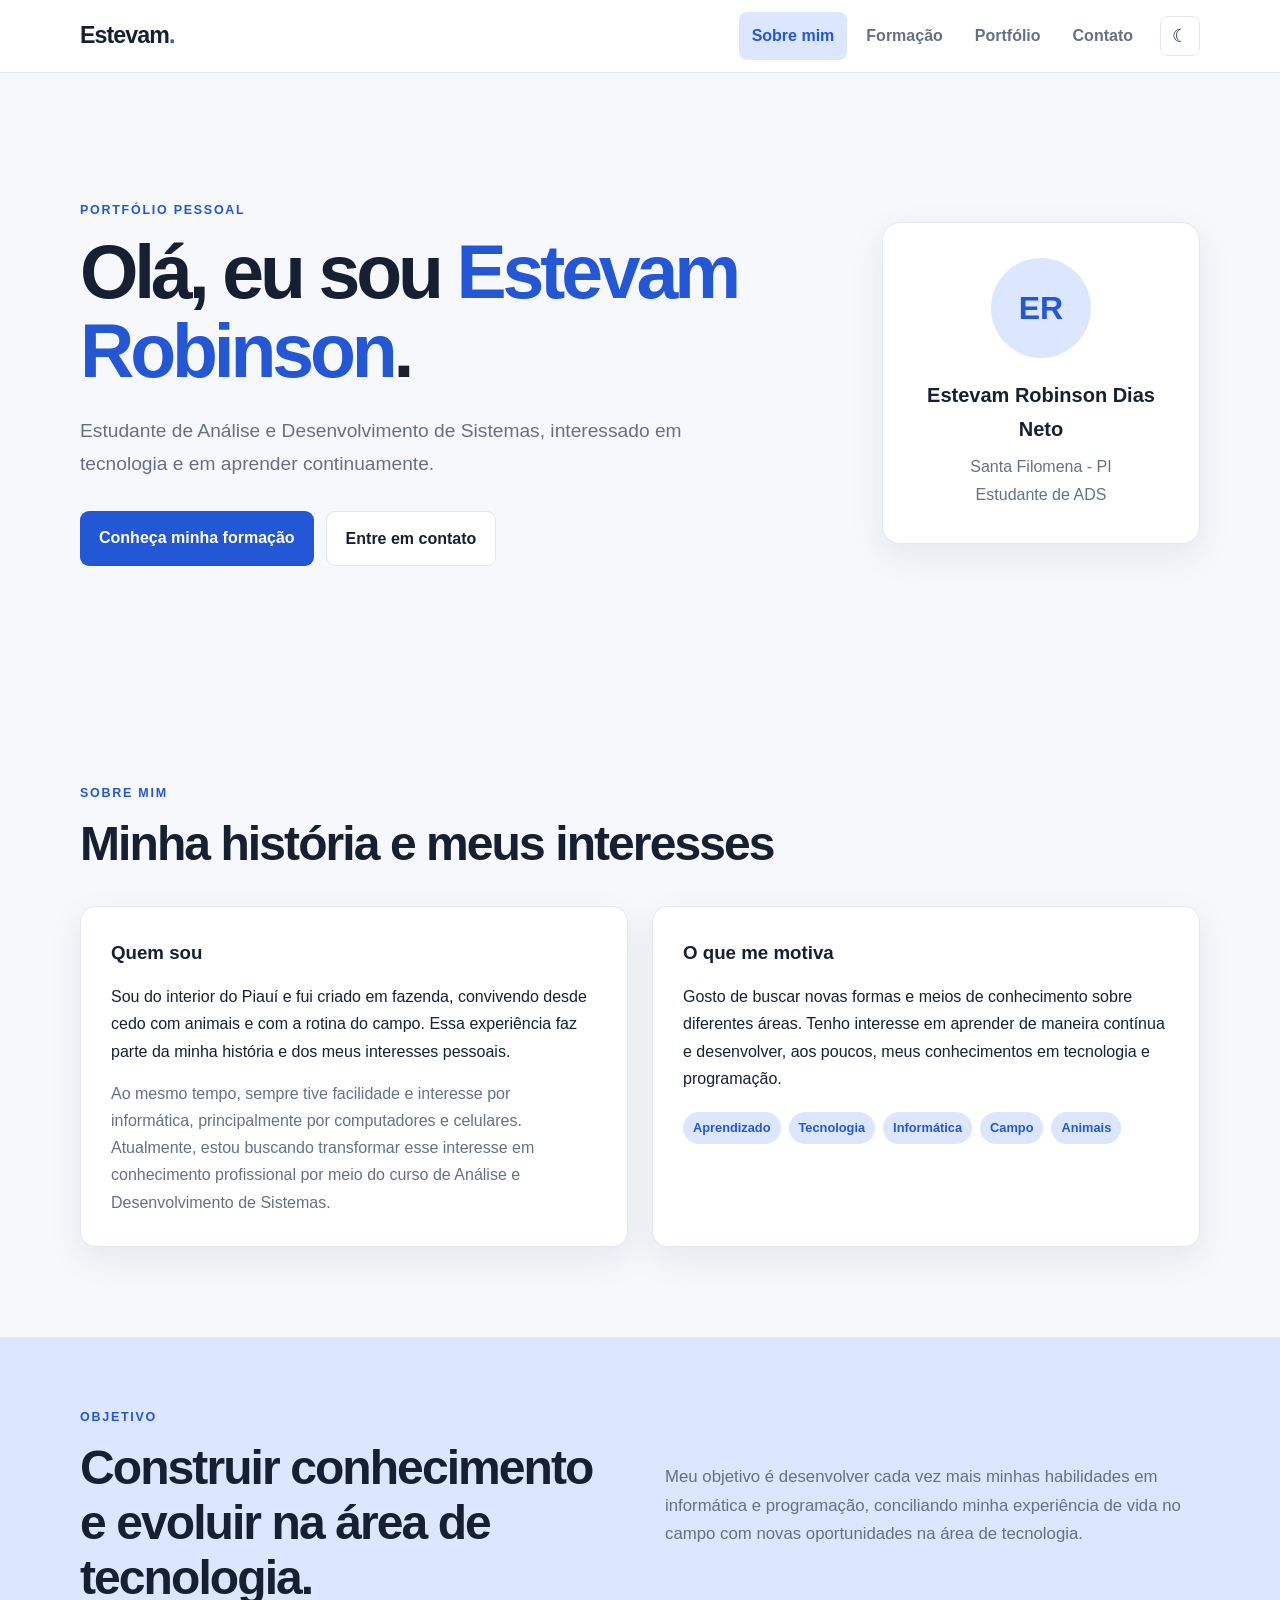
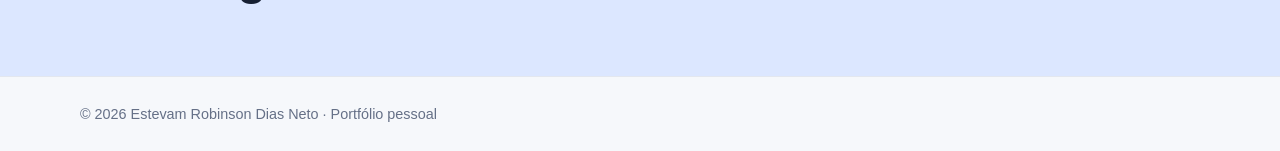
<file: index.html>
<!DOCTYPE html>
<html lang="pt-BR">
<head>
    <meta charset="UTF-8">
    <meta name="viewport" content="width=device-width, initial-scale=1.0">
    <meta name="description" content="Portfólio pessoal de Estevam Robinson Dias Neto">
    <title>Estevam Robinson | Sobre mim</title>
    <link rel="stylesheet" href="style.css">
</head>
<body>
    <!-- Cabeçalho e menu principal: o mesmo menu aparece em todas as páginas. -->
    <header class="header">
        <div class="container nav-container">
            <a class="logo" href="index.html">Estevam<span>.</span></a>
            <button class="menu-toggle" id="menuToggle" aria-label="Abrir menu">☰</button>
            <nav id="mainNav" class="nav">
                <a class="active" href="index.html">Sobre mim</a>
                <a href="formacao.html">Formação</a>
                <a href="portfolio.html">Portfólio</a>
                <a href="contato.html">Contato</a>
                <button id="themeToggle" class="theme-btn" type="button" aria-label="Alternar tema">☾</button>
            </nav>
        </div>
    </header>

    <main>
        <section class="hero container">
            <div class="hero-text">
                <p class="eyebrow">PORTFÓLIO PESSOAL</p>
                <h1>Olá, eu sou <span>Estevam Robinson</span>.</h1>
                <p class="lead">Estudante de Análise e Desenvolvimento de Sistemas, interessado em tecnologia e em aprender continuamente.</p>
                <div class="buttons">
                    <a class="btn primary" href="formacao.html">Conheça minha formação</a>
                    <a class="btn secondary" href="contato.html">Entre em contato</a>
                </div>
            </div>
            <div class="profile-card">
                <div class="profile-icon">ER</div>
                <h2>Estevam Robinson Dias Neto</h2>
                <p>Santa Filomena - PI</p>
                <p>Estudante de ADS</p>
            </div>
        </section>

        <section class="section container">
            <div class="section-title">
                <p class="eyebrow">SOBRE MIM</p>
                <h2>Minha história e meus interesses</h2>
            </div>
            <div class="content-grid">
                <article class="card">
                    <h3>Quem sou</h3>
                    <p>Sou do interior do Piauí e fui criado em fazenda, convivendo desde cedo com animais e com a rotina do campo. Essa experiência faz parte da minha história e dos meus interesses pessoais.</p>
                    <p>Ao mesmo tempo, sempre tive facilidade e interesse por informática, principalmente por computadores e celulares. Atualmente, estou buscando transformar esse interesse em conhecimento profissional por meio do curso de Análise e Desenvolvimento de Sistemas.</p>
                </article>
                <article class="card">
                    <h3>O que me motiva</h3>
                    <p>Gosto de buscar novas formas e meios de conhecimento sobre diferentes áreas. Tenho interesse em aprender de maneira contínua e desenvolver, aos poucos, meus conhecimentos em tecnologia e programação.</p>
                    <div class="tags">
                        <span>Aprendizado</span><span>Tecnologia</span><span>Informática</span><span>Campo</span><span>Animais</span>
                    </div>
                </article>
            </div>
        </section>

        <section class="highlight">
            <div class="container highlight-content">
                <div>
                    <p class="eyebrow">OBJETIVO</p>
                    <h2>Construir conhecimento e evoluir na área de tecnologia.</h2>
                </div>
                <p>Meu objetivo é desenvolver cada vez mais minhas habilidades em informática e programação, conciliando minha experiência de vida no campo com novas oportunidades na área de tecnologia.</p>
            </div>
        </section>
    </main>

    <footer class="footer">
        <div class="container"><p>© 2026 Estevam Robinson Dias Neto · Portfólio pessoal</p></div>
    </footer>
    <script src="script.js"></script>
</body>
</html>
</file>
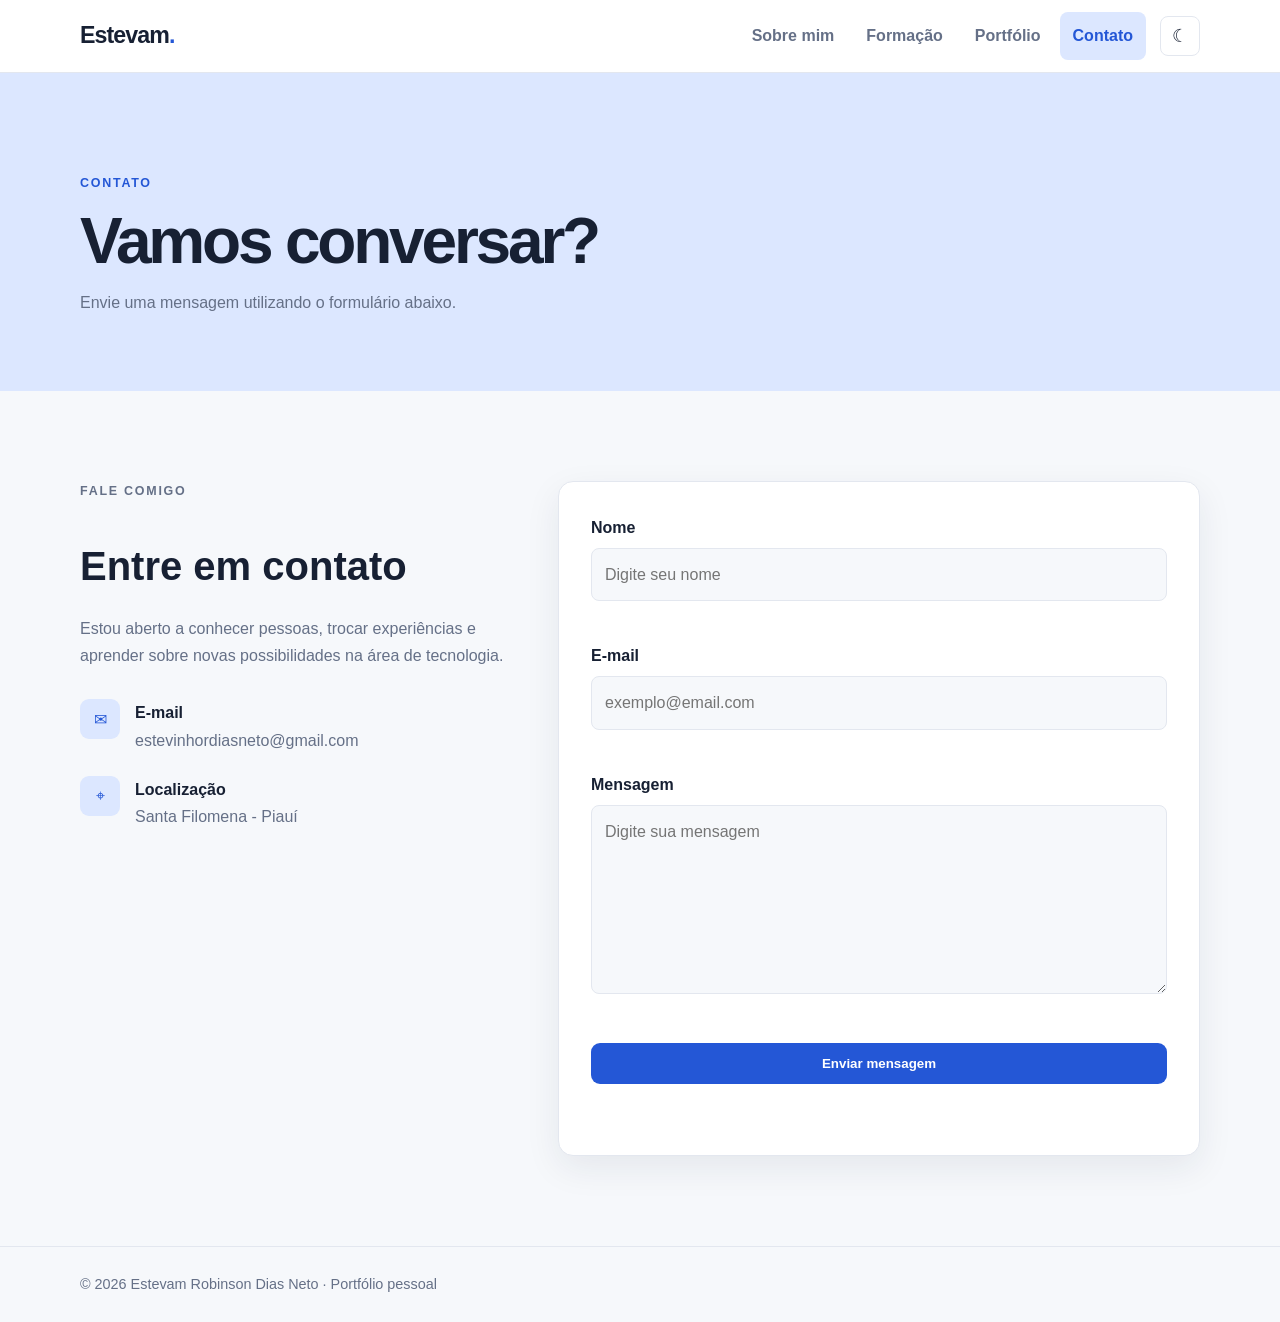
<file: contato.html>
<!DOCTYPE html>
<html lang="pt-BR">
<head>
    <meta charset="UTF-8">
    <meta name="viewport" content="width=device-width, initial-scale=1.0">
    <meta name="description" content="Contato de Estevam Robinson Dias Neto">
    <title>Estevam Robinson | Contato</title>
    <link rel="stylesheet" href="style.css">
</head>
<body>
    <header class="header">
        <div class="container nav-container">
            <a class="logo" href="index.html">Estevam<span>.</span></a>
            <button class="menu-toggle" id="menuToggle" aria-label="Abrir menu">☰</button>
            <nav id="mainNav" class="nav">
                <a href="index.html">Sobre mim</a>
                <a href="formacao.html">Formação</a>
                <a href="portfolio.html">Portfólio</a>
                <a class="active" href="contato.html">Contato</a>
                <button id="themeToggle" class="theme-btn" type="button" aria-label="Alternar tema">☾</button>
            </nav>
        </div>
    </header>

    <main>
        <section class="page-hero">
            <div class="container">
                <p class="eyebrow">CONTATO</p>
                <h1>Vamos conversar?</h1>
                <p>Envie uma mensagem utilizando o formulário abaixo.</p>
            </div>
        </section>

        <section class="section container contact-layout">
            <div class="contact-info">
                <p class="eyebrow">FALE COMIGO</p>
                <h2>Entre em contato</h2>
                <p>Estou aberto a conhecer pessoas, trocar experiências e aprender sobre novas possibilidades na área de tecnologia.</p>
                <div class="contact-detail">
                    <span>✉</span>
                    <div><strong>E-mail</strong><p>estevinhordiasneto@gmail.com</p></div>
                </div>
                <div class="contact-detail">
                    <span>⌖</span>
                    <div><strong>Localização</strong><p>Santa Filomena - Piauí</p></div>
                </div>
            </div>

            <div class="card form-card">
                <!-- O formulário é validado pelo JavaScript e seu envio é apenas simulado. -->
                <form id="contactForm" novalidate>
                    <div class="field">
                        <label for="nome">Nome</label>
                        <input type="text" id="nome" name="nome" placeholder="Digite seu nome">
                        <small class="error" id="nomeError"></small>
                    </div>
                    <div class="field">
                        <label for="email">E-mail</label>
                        <input type="email" id="email" name="email" placeholder="exemplo@email.com">
                        <small class="error" id="emailError"></small>
                    </div>
                    <div class="field">
                        <label for="mensagem">Mensagem</label>
                        <textarea id="mensagem" name="mensagem" rows="6" placeholder="Digite sua mensagem"></textarea>
                        <small class="error" id="mensagemError"></small>
                    </div>
                    <button class="btn primary full" type="submit">Enviar mensagem</button>
                    <div id="formSuccess" class="success" role="status"></div>
                </form>
            </div>
        </section>
    </main>

    <footer class="footer">
        <div class="container"><p>© 2026 Estevam Robinson Dias Neto · Portfólio pessoal</p></div>
    </footer>
    <script src="script.js"></script>
</body>
</html>
</file>
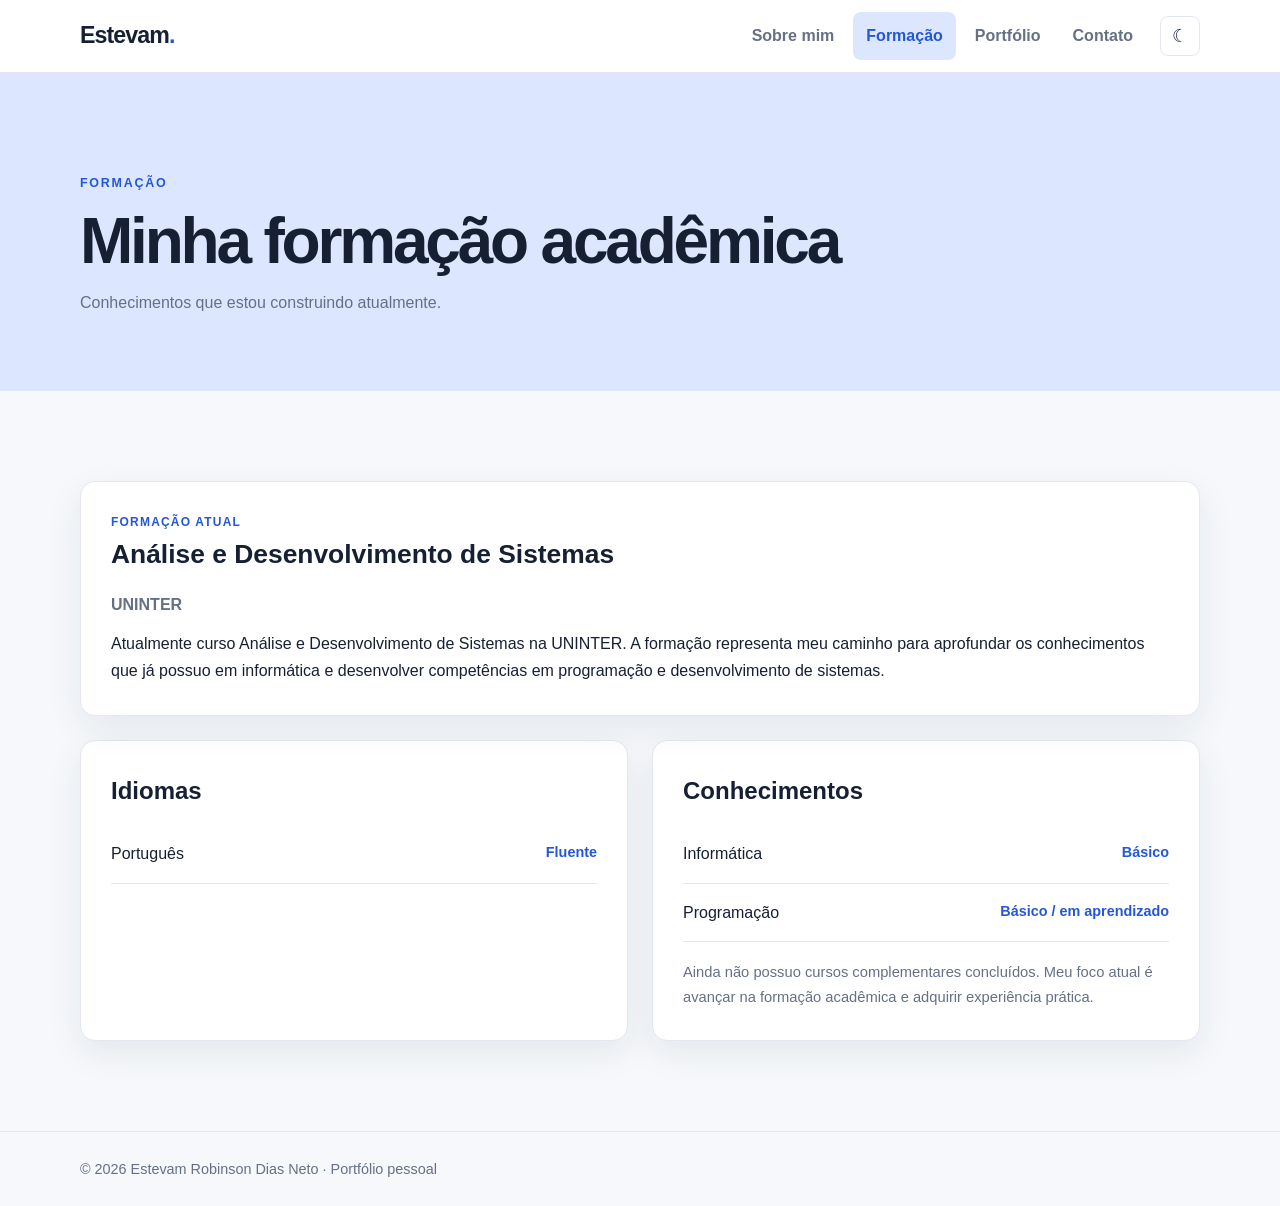
<file: formacao.html>
<!DOCTYPE html>
<html lang="pt-BR">
<head>
    <meta charset="UTF-8">
    <meta name="viewport" content="width=device-width, initial-scale=1.0">
    <meta name="description" content="Formação de Estevam Robinson Dias Neto">
    <title>Estevam Robinson | Formação</title>
    <link rel="stylesheet" href="style.css">
</head>
<body>
    <header class="header">
        <div class="container nav-container">
            <a class="logo" href="index.html">Estevam<span>.</span></a>
            <button class="menu-toggle" id="menuToggle" aria-label="Abrir menu">☰</button>
            <nav id="mainNav" class="nav">
                <a href="index.html">Sobre mim</a>
                <a class="active" href="formacao.html">Formação</a>
                <a href="portfolio.html">Portfólio</a>
                <a href="contato.html">Contato</a>
                <button id="themeToggle" class="theme-btn" type="button" aria-label="Alternar tema">☾</button>
            </nav>
        </div>
    </header>

    <main>
        <section class="page-hero">
            <div class="container">
                <p class="eyebrow">FORMAÇÃO</p>
                <h1>Minha formação acadêmica</h1>
                <p>Conhecimentos que estou construindo atualmente.</p>
            </div>
        </section>

        <section class="section container">
            <div class="timeline">
                <article class="timeline-item card">
                    <div class="timeline-dot"></div>
                    <p class="small-label">FORMAÇÃO ATUAL</p>
                    <h2>Análise e Desenvolvimento de Sistemas</h2>
                    <h3>UNINTER</h3>
                    <p>Atualmente curso Análise e Desenvolvimento de Sistemas na UNINTER. A formação representa meu caminho para aprofundar os conhecimentos que já possuo em informática e desenvolver competências em programação e desenvolvimento de sistemas.</p>
                </article>
            </div>

            <div class="content-grid two">
                <article class="card">
                    <h2>Idiomas</h2>
                    <div class="skill-row"><span>Português</span><strong>Fluente</strong></div>
                </article>
                <article class="card">
                    <h2>Conhecimentos</h2>
                    <div class="skill-row"><span>Informática</span><strong>Básico</strong></div>
                    <div class="skill-row"><span>Programação</span><strong>Básico / em aprendizado</strong></div>
                    <p class="note">Ainda não possuo cursos complementares concluídos. Meu foco atual é avançar na formação acadêmica e adquirir experiência prática.</p>
                </article>
            </div>
        </section>
    </main>

    <footer class="footer">
        <div class="container"><p>© 2026 Estevam Robinson Dias Neto · Portfólio pessoal</p></div>
    </footer>
    <script src="script.js"></script>
</body>
</html>
</file>
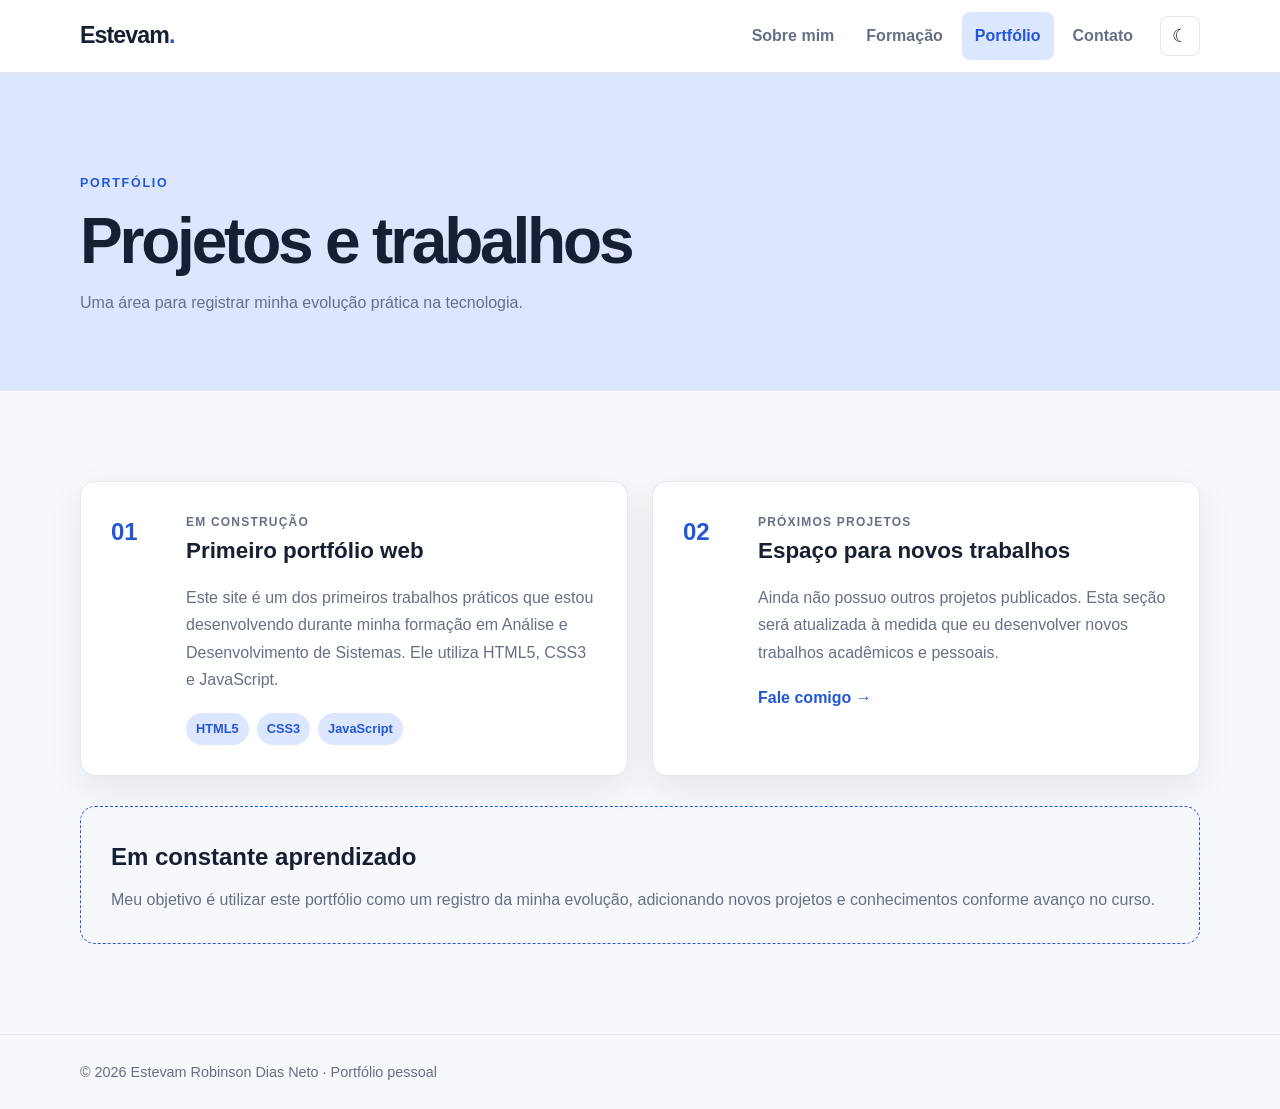
<file: portfolio.html>
<!DOCTYPE html>
<html lang="pt-BR">
<head>
    <meta charset="UTF-8">
    <meta name="viewport" content="width=device-width, initial-scale=1.0">
    <meta name="description" content="Portfólio de projetos de Estevam Robinson Dias Neto">
    <title>Estevam Robinson | Portfólio</title>
    <link rel="stylesheet" href="style.css">
</head>
<body>
    <header class="header">
        <div class="container nav-container">
            <a class="logo" href="index.html">Estevam<span>.</span></a>
            <button class="menu-toggle" id="menuToggle" aria-label="Abrir menu">☰</button>
            <nav id="mainNav" class="nav">
                <a href="index.html">Sobre mim</a>
                <a href="formacao.html">Formação</a>
                <a class="active" href="portfolio.html">Portfólio</a>
                <a href="contato.html">Contato</a>
                <button id="themeToggle" class="theme-btn" type="button" aria-label="Alternar tema">☾</button>
            </nav>
        </div>
    </header>

    <main>
        <section class="page-hero">
            <div class="container">
                <p class="eyebrow">PORTFÓLIO</p>
                <h1>Projetos e trabalhos</h1>
                <p>Uma área para registrar minha evolução prática na tecnologia.</p>
            </div>
        </section>

        <section class="section container">
            <div class="portfolio-grid">
                <!-- Este cartão informa a situação real atual, sem criar projetos fictícios. -->
                <article class="project-card card">
                    <div class="project-number">01</div>
                    <div>
                        <p class="small-label">EM CONSTRUÇÃO</p>
                        <h2>Primeiro portfólio web</h2>
                        <p>Este site é um dos primeiros trabalhos práticos que estou desenvolvendo durante minha formação em Análise e Desenvolvimento de Sistemas. Ele utiliza HTML5, CSS3 e JavaScript.</p>
                        <div class="tags"><span>HTML5</span><span>CSS3</span><span>JavaScript</span></div>
                    </div>
                </article>

                <article class="project-card card">
                    <div class="project-number">02</div>
                    <div>
                        <p class="small-label">PRÓXIMOS PROJETOS</p>
                        <h2>Espaço para novos trabalhos</h2>
                        <p>Ainda não possuo outros projetos publicados. Esta seção será atualizada à medida que eu desenvolver novos trabalhos acadêmicos e pessoais.</p>
                        <a class="text-link" href="contato.html">Fale comigo →</a>
                    </div>
                </article>
            </div>

            <div class="callout">
                <h2>Em constante aprendizado</h2>
                <p>Meu objetivo é utilizar este portfólio como um registro da minha evolução, adicionando novos projetos e conhecimentos conforme avanço no curso.</p>
            </div>
        </section>
    </main>

    <footer class="footer">
        <div class="container"><p>© 2026 Estevam Robinson Dias Neto · Portfólio pessoal</p></div>
    </footer>
    <script src="script.js"></script>
</body>
</html>
</file>
<file: style.css>
/* ==============================
   ESTILOS GERAIS DO PORTFÓLIO
   CSS3 puro, sem frameworks.
   ============================== */

:root {
    --bg: #f6f8fb;
    --surface: #ffffff;
    --text: #172033;
    --muted: #657087;
    --primary: #2457d6;
    --primary-dark: #193f9d;
    --border: #e3e7ef;
    --accent: #dce7ff;
    --shadow: 0 12px 35px rgba(25, 42, 70, .08);
}

body.dark {
    --bg: #101521;
    --surface: #18202e;
    --text: #eef3ff;
    --muted: #aab5c8;
    --primary: #79a0ff;
    --primary-dark: #9bb8ff;
    --border: #2c3749;
    --accent: #24365d;
    --shadow: 0 12px 35px rgba(0, 0, 0, .25);
}

* { box-sizing: border-box; margin: 0; padding: 0; }

html { scroll-behavior: smooth; }

body {
    font-family: Arial, Helvetica, sans-serif;
    background: var(--bg);
    color: var(--text);
    line-height: 1.7;
    transition: background .25s, color .25s;
}

a { color: inherit; text-decoration: none; }

.container { width: min(1120px, 92%); margin: 0 auto; }

/* Cabeçalho */
.header {
    position: sticky;
    top: 0;
    z-index: 10;
    background: color-mix(in srgb, var(--surface) 94%, transparent);
    border-bottom: 1px solid var(--border);
    backdrop-filter: blur(10px);
}

.nav-container { min-height: 72px; display: flex; align-items: center; justify-content: space-between; }

.logo { font-size: 1.45rem; font-weight: 800; letter-spacing: -.04em; }
.logo span { color: var(--primary); }

.nav { display: flex; align-items: center; gap: 6px; }
.nav a { padding: 10px 13px; border-radius: 8px; color: var(--muted); font-weight: 600; }
.nav a:hover, .nav a.active { color: var(--primary); background: var(--accent); }

.theme-btn, .menu-toggle {
    border: 1px solid var(--border);
    background: var(--surface);
    color: var(--text);
    cursor: pointer;
    border-radius: 8px;
}
.theme-btn { width: 40px; height: 40px; margin-left: 8px; font-size: 1.1rem; }
.menu-toggle { display: none; font-size: 1.3rem; width: 42px; height: 42px; }

/* Hero */
.hero { min-height: 620px; display: grid; grid-template-columns: 1.4fr .6fr; gap: 60px; align-items: center; }
.eyebrow { color: var(--primary); font-weight: 800; font-size: .78rem; letter-spacing: .14em; margin-bottom: 12px; }
.hero h1 { font-size: clamp(2.5rem, 6vw, 4.7rem); line-height: 1.05; letter-spacing: -.055em; margin-bottom: 24px; }
.hero h1 span { color: var(--primary); }
.lead { max-width: 650px; font-size: 1.2rem; color: var(--muted); margin-bottom: 30px; }

.buttons { display: flex; gap: 12px; flex-wrap: wrap; }
.btn { display: inline-block; border: 0; cursor: pointer; padding: 13px 19px; border-radius: 9px; font-weight: 700; transition: transform .2s, background .2s; }
.btn:hover { transform: translateY(-2px); }
.btn.primary { color: #fff; background: var(--primary); }
.btn.primary:hover { background: var(--primary-dark); }
.btn.secondary { border: 1px solid var(--border); background: var(--surface); }
.btn.full { width: 100%; }

.profile-card { background: var(--surface); border: 1px solid var(--border); padding: 35px 25px; text-align: center; border-radius: 18px; box-shadow: var(--shadow); }
.profile-icon { width: 100px; height: 100px; display: grid; place-items: center; margin: 0 auto 20px; border-radius: 50%; background: var(--accent); color: var(--primary); font-size: 2rem; font-weight: 800; }
.profile-card h2 { font-size: 1.25rem; margin-bottom: 7px; }
.profile-card p { color: var(--muted); }

/* Conteúdo */
.section { padding: 90px 0; }
.section-title { margin-bottom: 35px; }
.section-title h2, .highlight h2 { font-size: clamp(1.9rem, 4vw, 3rem); line-height: 1.15; letter-spacing: -.04em; }

.content-grid { display: grid; grid-template-columns: 1fr 1fr; gap: 24px; }
.content-grid.two { margin-top: 24px; }
.card { background: var(--surface); border: 1px solid var(--border); border-radius: 15px; padding: 30px; box-shadow: var(--shadow); }
.card h2, .card h3 { margin-bottom: 14px; }
.card p + p { margin-top: 15px; color: var(--muted); }

.tags { display: flex; flex-wrap: wrap; gap: 8px; margin-top: 20px; }
.tags span { background: var(--accent); color: var(--primary); border-radius: 99px; padding: 5px 10px; font-size: .8rem; font-weight: 700; }

.highlight { background: var(--accent); padding: 70px 0; }
.highlight-content { display: grid; grid-template-columns: 1fr 1fr; gap: 50px; align-items: center; }
.highlight-content > p { color: var(--muted); font-size: 1.05rem; }

.footer { border-top: 1px solid var(--border); padding: 25px 0; color: var(--muted); font-size: .9rem; }

/* Cabeçalho interno */
.page-hero { padding: 100px 0 75px; background: var(--accent); }
.page-hero h1 { font-size: clamp(2.3rem, 5vw, 4rem); letter-spacing: -.05em; line-height: 1.1; }
.page-hero p:last-child { color: var(--muted); margin-top: 12px; }

/* Formação */
.timeline { position: relative; }
.timeline-item { position: relative; }
.small-label { color: var(--primary); font-size: .75rem; font-weight: 800; letter-spacing: .1em; }
.timeline-item h2 { font-size: 1.65rem; }
.timeline-item h3 { color: var(--muted); font-size: 1rem; margin-bottom: 12px; }
.skill-row { display: flex; justify-content: space-between; gap: 15px; padding: 15px 0; border-bottom: 1px solid var(--border); }
.skill-row strong { color: var(--primary); font-size: .9rem; }
.note { margin-top: 18px; color: var(--muted); font-size: .92rem; }

/* Portfólio */
.portfolio-grid { display: grid; grid-template-columns: 1fr 1fr; gap: 24px; }
.project-card { display: grid; grid-template-columns: 55px 1fr; gap: 20px; }
.project-number { font-size: 1.5rem; font-weight: 800; color: var(--primary); }
.project-card h2 { font-size: 1.4rem; }
.project-card p { color: var(--muted); }
.text-link { display: inline-block; margin-top: 18px; color: var(--primary); font-weight: 800; }
.callout { margin-top: 30px; padding: 30px; border: 1px dashed var(--primary); border-radius: 15px; }
.callout h2 { margin-bottom: 8px; }
.callout p { color: var(--muted); }

/* Contato e formulário */
.contact-layout { display: grid; grid-template-columns: .8fr 1.2fr; gap: 50px; align-items: start; }
.contact-info h2 { font-size: 2.5rem; margin-bottom: 15px; }
.contact-info > p { color: var(--muted); margin-bottom: 30px; }
.contact-detail { display: flex; gap: 15px; margin: 22px 0; align-items: flex-start; }
.contact-detail > span { width: 40px; height: 40px; display: grid; place-items: center; background: var(--accent); border-radius: 9px; color: var(--primary); }
.contact-detail p { color: var(--muted); word-break: break-word; }
.form-card { padding: 32px; }
.field { margin-bottom: 18px; }
.field label { display: block; font-weight: 700; margin-bottom: 7px; }
.field input, .field textarea {
    width: 100%; border: 1px solid var(--border); background: var(--bg); color: var(--text);
    border-radius: 8px; padding: 12px 13px; font: inherit; outline: none;
}
.field input:focus, .field textarea:focus { border-color: var(--primary); box-shadow: 0 0 0 3px var(--accent); }
.error { display: block; color: #d33; min-height: 20px; font-size: .8rem; margin-top: 3px; }
.success { color: #21863a; font-weight: 700; margin-top: 15px; min-height: 24px; }

/* Responsividade */
@media (max-width: 800px) {
    .menu-toggle { display: block; }
    .nav {
        display: none; position: absolute; top: 72px; left: 0; right: 0;
        padding: 12px 4%; background: var(--surface); border-bottom: 1px solid var(--border);
        flex-direction: column; align-items: stretch;
    }
    .nav.open { display: flex; }
    .nav a { text-align: center; }
    .theme-btn { margin: 4px auto; }
    .hero, .content-grid, .highlight-content, .portfolio-grid, .contact-layout { grid-template-columns: 1fr; }
    .hero { padding: 65px 0; min-height: auto; gap: 35px; }
    .profile-card { max-width: 430px; width: 100%; margin: 0 auto; }
    .section { padding: 65px 0; }
    .page-hero { padding: 70px 0 55px; }
}

@media (max-width: 480px) {
    .hero h1 { font-size: 2.5rem; }
    .card { padding: 22px; }
    .project-card { grid-template-columns: 1fr; gap: 5px; }
    .buttons .btn { width: 100%; text-align: center; }
}
</file>
